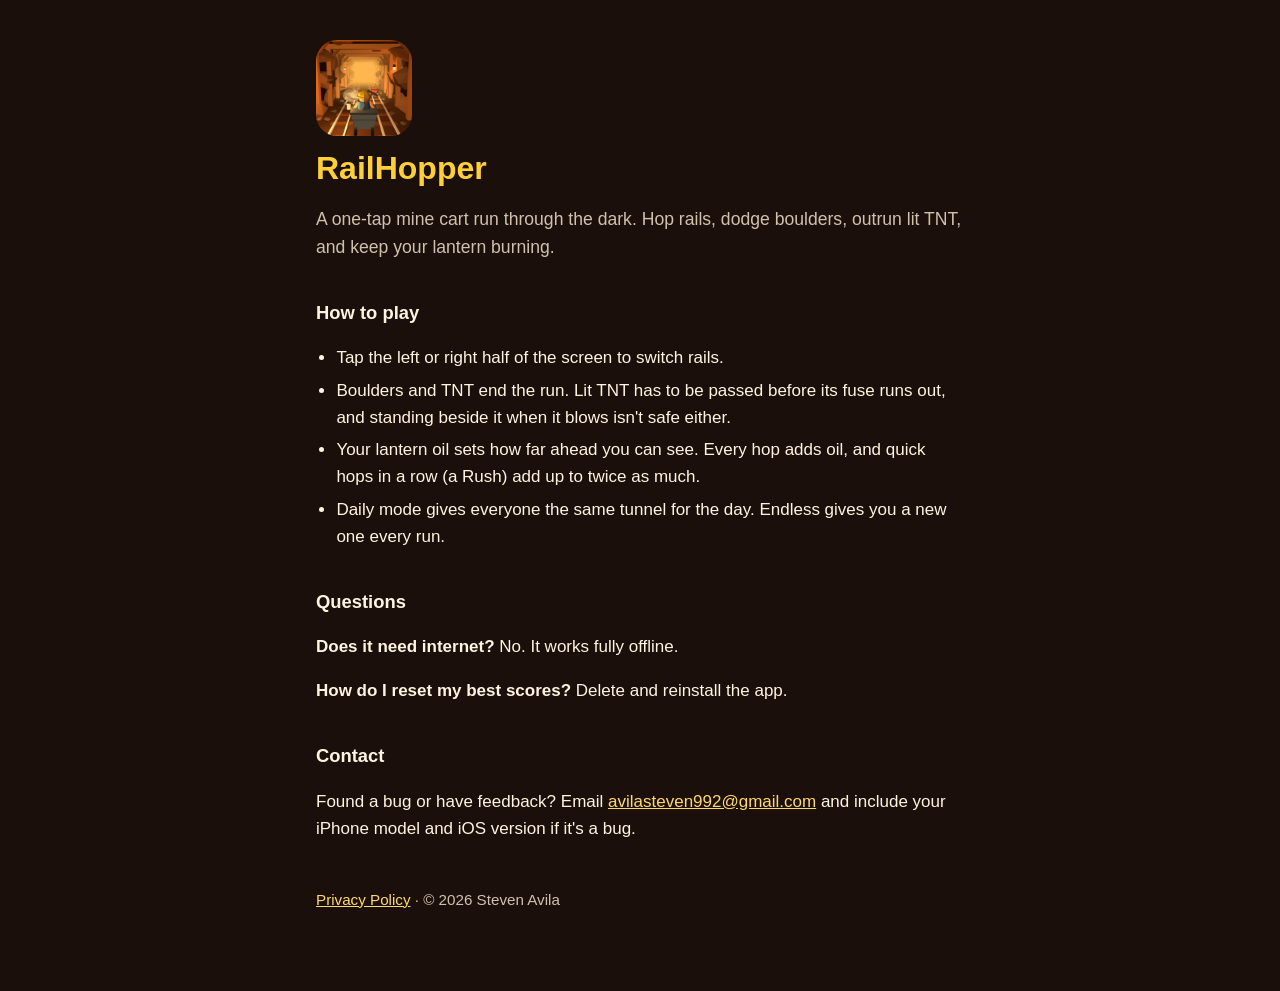
<file: index.html>
<!doctype html>
<html lang="en">
<head>
<meta charset="utf-8">
<meta name="viewport" content="width=device-width, initial-scale=1">
<title>RailHopper – Support</title>
<link rel="stylesheet" href="style.css">
</head>
<body>
<main>
  <img class="icon" src="icon.png" alt="RailHopper app icon" width="96" height="96">
  <h1>RailHopper</h1>
  <p class="lede">A one-tap mine cart run through the dark. Hop rails, dodge boulders, outrun lit TNT, and keep your lantern burning.</p>

  <h2>How to play</h2>
  <ul>
    <li>Tap the left or right half of the screen to switch rails.</li>
    <li>Boulders and TNT end the run. Lit TNT has to be passed before its fuse runs out, and standing beside it when it blows isn't safe either.</li>
    <li>Your lantern oil sets how far ahead you can see. Every hop adds oil, and quick hops in a row (a Rush) add up to twice as much.</li>
    <li>Daily mode gives everyone the same tunnel for the day. Endless gives you a new one every run.</li>
  </ul>

  <h2>Questions</h2>
  <p><strong>Does it need internet?</strong> No. It works fully offline.</p>
  <p><strong>How do I reset my best scores?</strong> Delete and reinstall the app.</p>

  <h2>Contact</h2>
  <p>Found a bug or have feedback? Email <a href="mailto:avilasteven992@gmail.com">avilasteven992@gmail.com</a> and include your iPhone model and iOS version if it's a bug.</p>

  <p class="foot"><a href="privacy.html">Privacy Policy</a> · © 2026 Steven Avila</p>
</main>
</body>
</html>
</file>
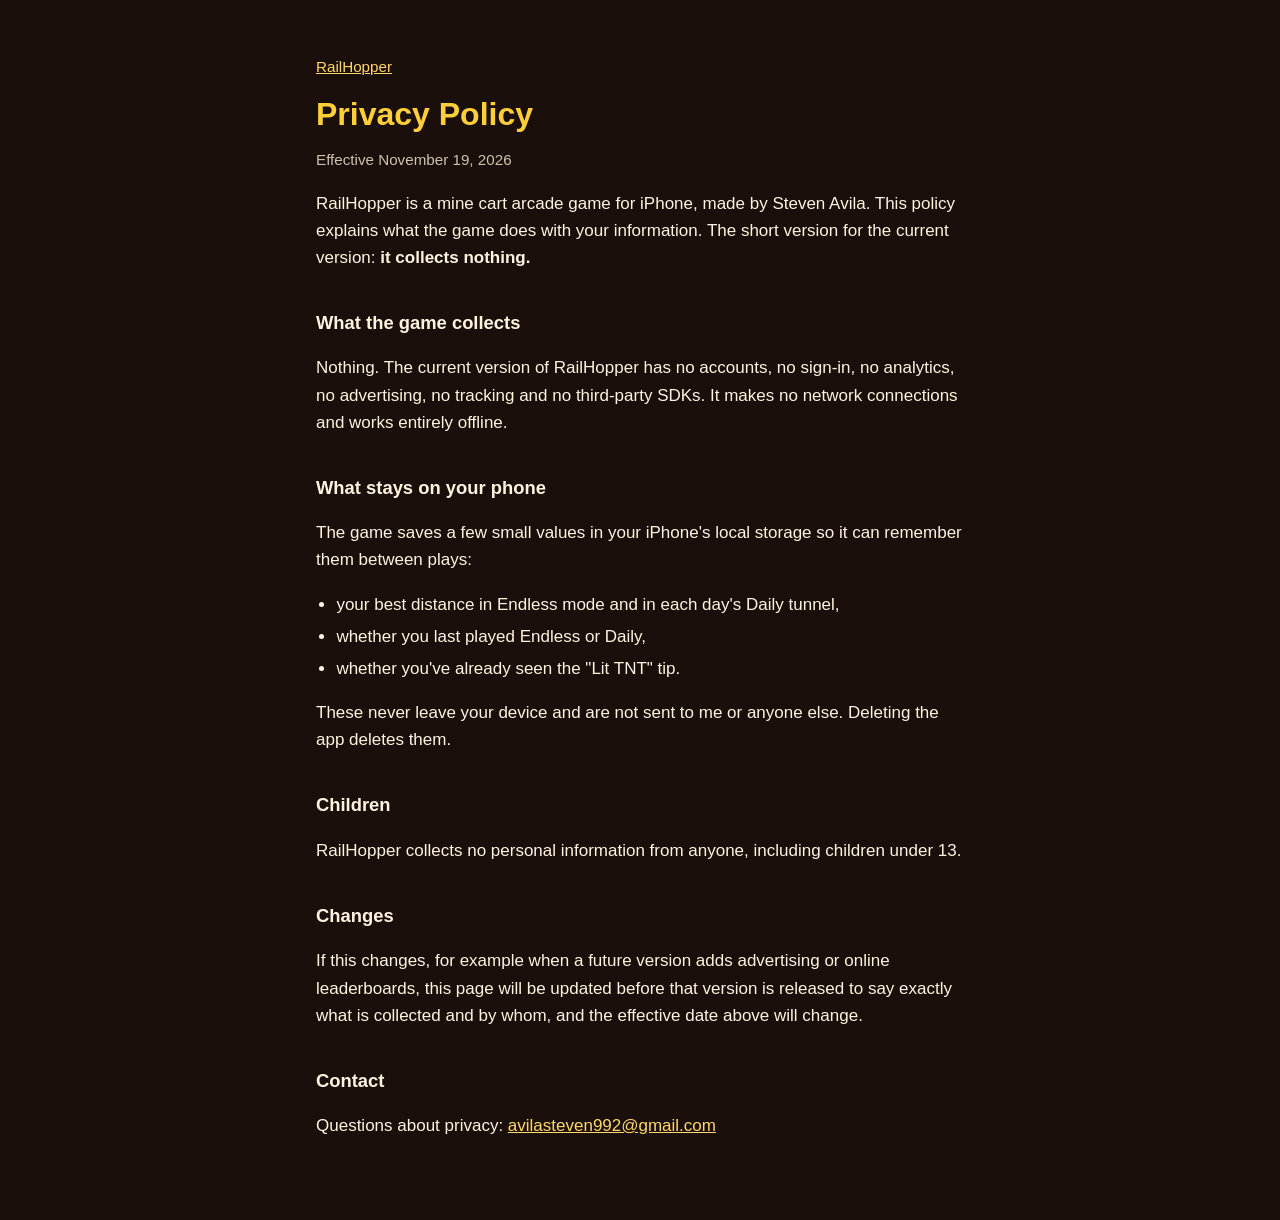
<file: privacy.html>
<!doctype html>
<html lang="en">
<head>
<meta charset="utf-8">
<meta name="viewport" content="width=device-width, initial-scale=1">
<title>RailHopper – Privacy Policy</title>
<link rel="stylesheet" href="style.css">
</head>
<body>
<main>
  <p class="back"><a href="./">RailHopper</a></p>
  <h1>Privacy Policy</h1>
  <p class="date">Effective November 19, 2026</p>

  <p>RailHopper is a mine cart arcade game for iPhone, made by Steven Avila. This policy explains what the game does with your information. The short version for the current version: <strong>it collects nothing.</strong></p>

  <h2>What the game collects</h2>
  <p>Nothing. The current version of RailHopper has no accounts, no sign-in, no analytics, no advertising, no tracking and no third-party SDKs. It makes no network connections and works entirely offline.</p>

  <h2>What stays on your phone</h2>
  <p>The game saves a few small values in your iPhone's local storage so it can remember them between plays:</p>
  <ul>
    <li>your best distance in Endless mode and in each day's Daily tunnel,</li>
    <li>whether you last played Endless or Daily,</li>
    <li>whether you've already seen the "Lit TNT" tip.</li>
  </ul>
  <p>These never leave your device and are not sent to me or anyone else. Deleting the app deletes them.</p>

  <h2>Children</h2>
  <p>RailHopper collects no personal information from anyone, including children under 13.</p>

  <h2>Changes</h2>
  <p>If this changes, for example when a future version adds advertising or online leaderboards, this page will be updated before that version is released to say exactly what is collected and by whom, and the effective date above will change.</p>

  <h2>Contact</h2>
  <p>Questions about privacy: <a href="mailto:avilasteven992@gmail.com">avilasteven992@gmail.com</a></p>
</main>
</body>
</html>
</file>
<file: style.css>
:root { --bg: #1a0f0a; --panel: #26180f; --text: #fff4e0; --muted: #cfc2ad; --gold: #ffcf3a; --link: #ffd86b; }
* { box-sizing: border-box; }
body { margin: 0; background: var(--bg); color: var(--text); font: 17px/1.6 -apple-system, BlinkMacSystemFont, "Segoe UI", Roboto, sans-serif; }
main { max-width: 680px; margin: 0 auto; padding: 40px 16px 64px; }
h1 { color: var(--gold); font-size: 2rem; line-height: 1.2; margin: 0.4em 0 0.3em; }
h2 { font-size: 1.15rem; margin: 2em 0 0.4em; }
a { color: var(--link); }
ul { padding-left: 1.2em; }
li { margin: 0.3em 0; }
.icon { display: block; border-radius: 22%; }
.lede { color: var(--muted); font-size: 1.1rem; }
.date, .back, .foot { color: var(--muted); font-size: 0.95rem; }
.foot { margin-top: 3em; }
</file>
